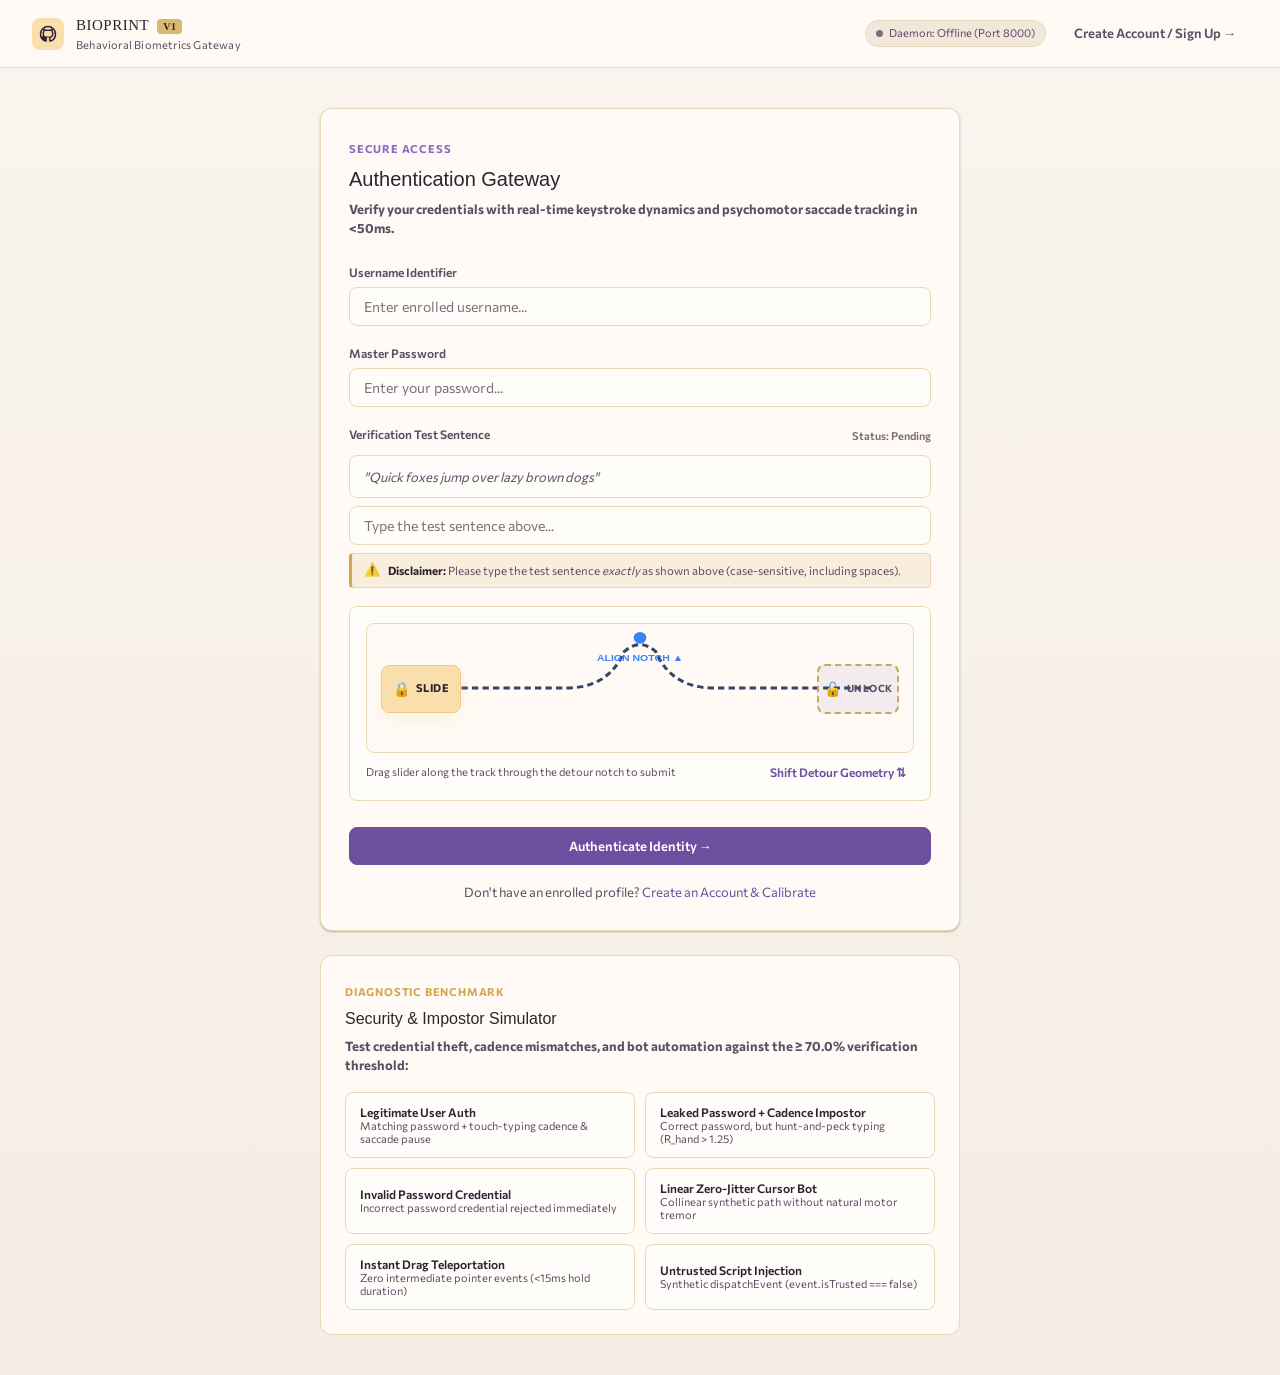
<file: web/index.html>
<!DOCTYPE html>
<html lang="en">

<head>
  <meta charset="UTF-8">
  <meta name="viewport" content="width=device-width, initial-scale=1.0">
  <title>BioPrint V2 | Authentication Gateway</title>
  <meta name="description"
    content="Sub-50ms continuous behavioral biometric authentication gateway pairing salted credentials with universal typing dynamics and psychomotor kinematics.">

  <link rel="stylesheet" href="style.css">
</head>

<body>
  <!-- Top Navigation Header -->
  <header class="app-header">
    <a href="index.html" class="brand-container">
      <div class="brand-icon">
        <svg viewBox="0 0 24 24" fill="none" stroke="currentColor" stroke-width="2">
          <path
            d="M12 2a10 10 0 0 0-10 10c0 4.42 2.87 8.17 6.84 9.5.5.08.66-.23.66-.5v-1.69c-2.77.6-3.36-1.34-3.36-1.34-.46-1.16-1.11-1.47-1.11-1.47-.91-.62.07-.6.07-.6 1 .07 1.53 1.03 1.53 1.03.87 1.52 2.34 1.07 2.91.83.1-.65.35-1.09.63-1.34-2.22-.25-4.55-1.11-4.55-4.92 0-1.11.38-2 1.03-2.71-.1-.25-.45-1.29.1-2.64 0 0 .84-.27 2.75 1.02.79-.22 1.65-.33 2.5-.33.85 0 1.71.11 2.5.33 1.91-1.29 2.75-1.02 2.75-1.02.55 1.35.2 2.39.1 2.64.65.71 1.03 1.6 1.03 2.71 0 3.82-2.34 4.66-4.57 4.91.36.31.69.92.69 1.85V21c0 .27.16.59.67.5C19.14 20.16 22 16.42 22 12A10 10 0 0 0 12 2z" />
        </svg>
      </div>
      <div class="brand-text">
        <span class="brand-title">BIOPRINT <span class="badge-v2">V1</span></span>
        <span class="brand-subtitle">Behavioral Biometrics Gateway</span>
      </div>
    </a>

    <div class="header-right">
      <div class="engine-status-pill" id="engine-status-pill">
        <span class="status-indicator"></span>
        <span id="engine-status-label">Daemon: Checking...</span>
      </div>
      <a href="signup.html" class="header-nav-link">Create Account / Sign Up →</a>
    </div>
  </header>

  <!-- Centered Login Gateway -->
  <main class="gateway-container">
    <div class="card login-card">
      <div class="card-header">
        <span class="card-tag">SECURE ACCESS</span>
        <h1 class="card-title">Authentication Gateway</h1>
        <p class="card-subtitle">
          Verify your credentials with real-time keystroke dynamics and psychomotor saccade tracking in &lt;50ms.
        </p>
      </div>

      <form id="login-form" autocomplete="off" onsubmit="return false;">
        <!-- Username Field: Default Blank -->
        <div class="form-group">
          <label for="login-username">Username Identifier</label>
          <input type="text" id="login-username" class="input-text" placeholder="Enter enrolled username..." value=""
            autocomplete="off" required>
        </div>

        <!-- Master Password Field -->
        <div class="form-group">
          <label for="login-password">Master Password</label>
          <input type="password" id="login-password" class="input-text" placeholder="Enter your password..."
            autocomplete="off" required>
        </div>

        <!-- Verification Natural Identity Pangram Field -->
        <div class="form-group">
          <div class="form-label-row">
            <label for="login-pangram-input">Verification Test Sentence</label>
            <span class="pangram-match-tag" id="pangram-status-tag">Status: Pending</span>
          </div>
          <div class="pangram-prompt-box">
            <span class="prompt-text">"Quick foxes jump over lazy brown dogs"</span>
          </div>
          <input type="text" id="login-pangram-input" class="input-text" placeholder="Type the test sentence above..."
            autocomplete="off" spellcheck="false" required>
          <div class="field-disclaimer">
            <span class="disclaimer-icon">⚠️</span>
            <span><strong>Disclaimer:</strong> Please type the test sentence <em>exactly</em> as shown above
              (case-sensitive, including spaces). </span>
          </div>
        </div>

        <!-- Dynamic Saccade & Track Verification Slider (Full Width Matching Sign Up) -->
        <div class="saccade-slider-container" id="login-drag-arena">
          <div class="saccade-track-arena" id="login-drag-track">
            <!-- Trajectory Canvas Overlay -->
            <canvas id="login-drag-canvas" class="drag-canvas-overlay"></canvas>

            <!-- Guided SVG Track Rail with Detour Notch (Matching Signup Scale with Spacious Clearance) -->
            <div class="slider-rail-guide">
              <svg id="login-track-svg" viewBox="0 0 520 130" preserveAspectRatio="none">
                <path id="login-track-path"
                  d="M 40 65 L 190 65 Q 230 65 245 28 Q 260 14 275 28 Q 290 65 330 65 L 480 65" fill="none"
                  stroke="#334466" stroke-width="3" stroke-dasharray="6 4" />
                <circle id="login-notch-beacon" cx="260" cy="14" r="6" fill="#3b82f6" />
                <text id="login-notch-label" x="260" y="38" fill="#3b82f6" font-size="10"
                  font-family="'Open Sans', sans-serif" font-weight="600" text-anchor="middle">ALIGN NOTCH ▲</text>
              </svg>
            </div>

            <!-- Draggable Token Handle -->
            <div class="slider-handle" id="login-token" data-shape="token" touch-action="none">
              <span class="slider-handle-glyph">🔒</span>
              <span class="slider-handle-label">SLIDE</span>
            </div>

            <!-- Target Dock Hole -->
            <div class="slider-dock-target" id="login-target-hole" data-accept="token">
              <span class="dock-glyph">🔓</span>
              <span class="dock-label">UNLOCK</span>
            </div>
          </div>

          <div style="display: flex; justify-content: space-between; align-items: center; margin-top: 8px;">
            <span style="font-size: 11px; color: var(--text-secondary);">Drag slider along the track through the detour
              notch to submit</span>
            <button type="button" class="btn-text-only" id="btn-reposition-offset">Shift Detour Geometry ⇅</button>
          </div>
        </div>

        <button type="button" class="btn btn-primary btn-block" id="btn-login-submit" style="margin-top: 8px;">
          Authenticate Identity →
        </button>

        <div class="form-footer-nav">
          Don't have an enrolled profile? <a href="signup.html">Create an Account & Calibrate</a>
        </div>
      </form>
    </div>

    <!-- Security Benchmark & Impostor Attack Simulator -->
    <div class="benchmark-card">
      <div class="card-header" style="margin-bottom: 12px;">
        <span class="card-tag" style="color: var(--warning);">DIAGNOSTIC BENCHMARK</span>
        <h2 class="card-title" style="font-size: 16px;">Security & Impostor Simulator</h2>
        <p class="card-subtitle">
          Test credential theft, cadence mismatches, and bot automation against the &ge; 70.0% verification threshold:
        </p>
      </div>

      <div class="benchmark-grid">
        <button class="attack-btn" id="sim-legit">
          <div class="attack-meta">
            <strong>Legitimate User Auth</strong>
            <span>Matching password + touch-typing cadence & saccade pause</span>
          </div>
        </button>

        <button class="attack-btn" id="sim-cadence-impostor">
          <div class="attack-meta">
            <strong>Leaked Password + Cadence Impostor</strong>
            <span>Correct password, but hunt-and-peck typing (R_hand &gt; 1.25)</span>
          </div>
        </button>

        <button class="attack-btn" id="sim-bad-password">
          <div class="attack-meta">
            <strong>Invalid Password Credential</strong>
            <span>Incorrect password credential rejected immediately</span>
          </div>
        </button>

        <button class="attack-btn" id="sim-linear-bot">
          <div class="attack-meta">
            <strong>Linear Zero-Jitter Cursor Bot</strong>
            <span>Collinear synthetic path without natural motor tremor</span>
          </div>
        </button>

        <button class="attack-btn" id="sim-teleport-bot">
          <div class="attack-meta">
            <strong>Instant Drag Teleportation</strong>
            <span>Zero intermediate pointer events (&lt;15ms hold duration)</span>
          </div>
        </button>

        <button class="attack-btn" id="sim-untrusted">
          <div class="attack-meta">
            <strong>Untrusted Script Injection</strong>
            <span>Synthetic dispatchEvent (event.isTrusted === false)</span>
          </div>
        </button>
      </div>
    </div>
  </main>

  <!-- Real-Time Verification Feedback Modal -->
  <div class="modal-backdrop" id="verification-modal" style="display: none;">
    <div class="modal-dialog">
      <!-- Verdict Banner -->
      <div class="modal-verdict-banner" id="modal-verdict-banner">
        <div class="verdict-status-icon" id="verdict-icon">🛡️</div>
        <div>
          <div class="verdict-title" id="verdict-title">ACCESS GRANTED</div>
          <div class="verdict-subtitle" id="verdict-subtitle">Behavioral signature matches enrolled baseline</div>
        </div>
        <div class="verdict-latency-tag">
          <span class="latency-label">ENGINE LATENCY</span>
          <span class="latency-val" id="modal-latency-val">12.4 ms</span>
        </div>
      </div>

      <!-- Modal Body -->
      <div class="modal-body-content">
        <div class="confidence-gauge-box">
          <div class="gauge-label">Composite Biometric Match</div>
          <div class="gauge-value-large" id="modal-confidence-score">88.5%</div>
          <div class="gauge-threshold-info">Threshold: &ge; 70.0% to Authenticate</div>
        </div>

        <!-- Multi-Factor Signal Meters -->
        <div class="signals-meter-container">
          <div class="meter-item">
            <div class="meter-labels">
              <span>Password Security Hash</span>
              <span id="signal-pwd-val" style="color: var(--success);">Valid ✓</span>
            </div>
            <div class="meter-bar-track">
              <div class="meter-bar-fill" id="meter-pwd-fill" style="width: 100%; background: var(--success);"></div>
            </div>
          </div>

          <div class="meter-item">
            <div class="meter-labels">
              <span>Universal Keystroke Rhythm</span>
              <span id="signal-key-val">89%</span>
            </div>
            <div class="meter-bar-track">
              <div class="meter-bar-fill" id="meter-key-fill" style="width: 89%;"></div>
            </div>
          </div>

          <div class="meter-item">
            <div class="meter-labels">
              <span>Psychomotor Kinematics</span>
              <span id="signal-motor-val">91%</span>
            </div>
            <div class="meter-bar-track">
              <div class="meter-bar-fill" id="meter-motor-fill" style="width: 91%;"></div>
            </div>
          </div>

          <div class="meter-item">
            <div class="meter-labels">
              <span>Bot Authenticity & Integrity</span>
              <span id="signal-bot-val">100%</span>
            </div>
            <div class="meter-bar-track">
              <div class="meter-bar-fill" id="meter-bot-fill" style="width: 100%;"></div>
            </div>
          </div>
        </div>

      </div>

      <!-- Modal Footer Action -->
      <div class="modal-action-footer">
        <button class="btn btn-secondary" id="modal-close-btn">Dismiss & Retest</button>
        <button class="btn btn-primary" id="modal-proceed-btn" style="display: none;">
          Enter Granted Dashboard →
        </button>
      </div>
    </div>
  </div>

  <script src="app.js"></script>
</body>

</html>
</file>
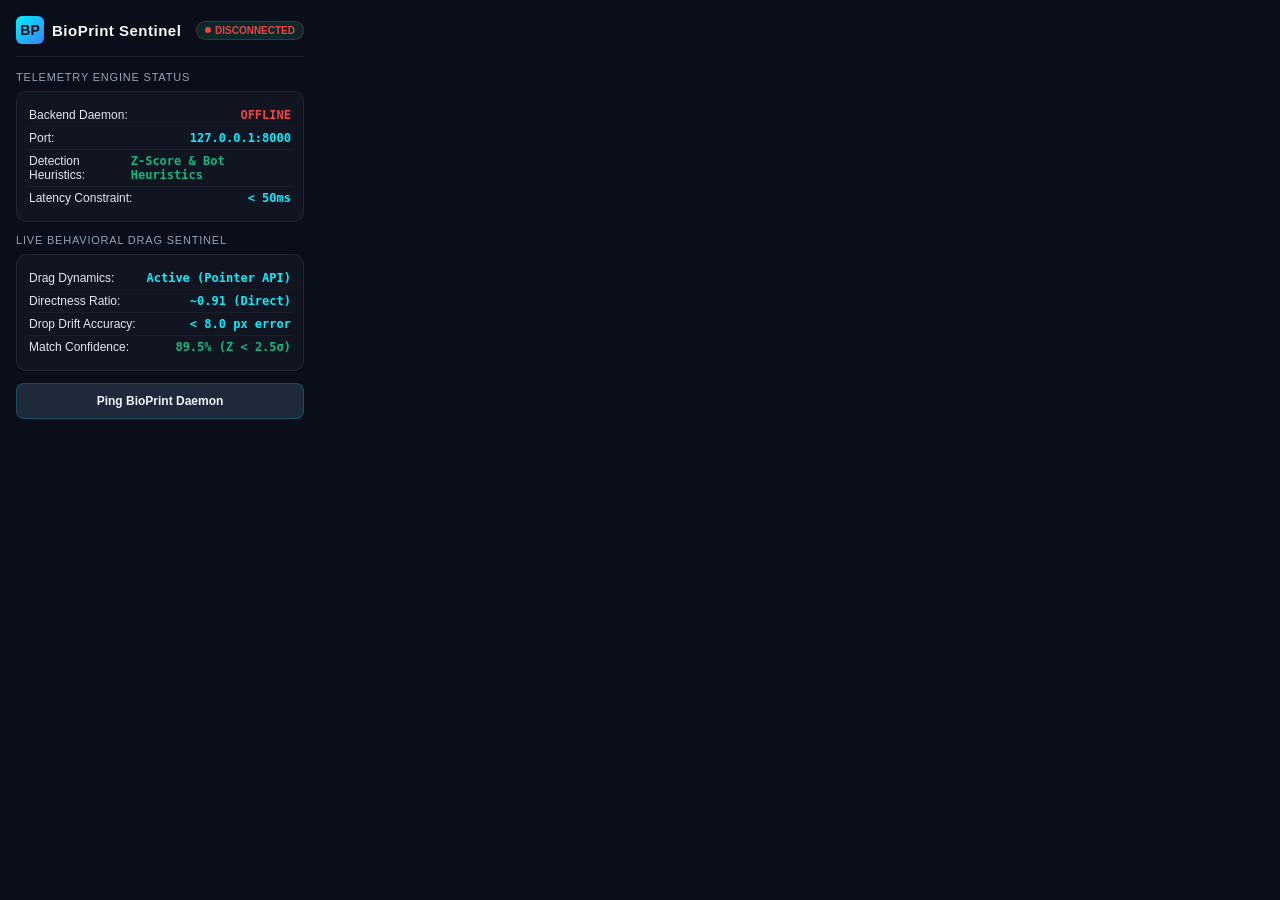
<file: extension/popup.html>
<!DOCTYPE html>
<html lang="en">
<head>
  <meta charset="UTF-8">
  <title>BioPrint Sentinel</title>
  <style>
    * { box-sizing: border-box; margin: 0; padding: 0; }
    body {
      width: 320px;
      font-family: -apple-system, BlinkMacSystemFont, "Segoe UI", Roboto, sans-serif;
      background: #0A0E1A;
      color: #E2E8F0;
      padding: 16px;
    }
    .header {
      display: flex;
      align-items: center;
      justify-content: space-between;
      border-bottom: 1px solid rgba(255, 255, 255, 0.08);
      padding-bottom: 12px;
      margin-bottom: 14px;
    }
    .logo-area {
      display: flex;
      align-items: center;
      gap: 8px;
    }
    .logo-icon {
      width: 28px;
      height: 28px;
      border-radius: 6px;
      background: linear-gradient(135deg, #00F0FF, #3B82F6);
      display: flex;
      align-items: center;
      justify-content: center;
      font-weight: 900;
      color: #0A0E1A;
      font-size: 14px;
    }
    .logo-text {
      font-size: 15px;
      font-weight: 700;
      letter-spacing: 0.5px;
      color: #F8FAFC;
    }
    .status-pill {
      font-size: 10px;
      text-transform: uppercase;
      font-weight: 700;
      padding: 3px 8px;
      border-radius: 9999px;
      background: rgba(16, 185, 129, 0.15);
      color: #10B981;
      border: 1px solid rgba(16, 185, 129, 0.3);
      display: flex;
      align-items: center;
      gap: 4px;
    }
    .status-dot {
      width: 6px;
      height: 6px;
      border-radius: 50%;
      background: currentColor;
    }
    .section-title {
      font-size: 11px;
      text-transform: uppercase;
      letter-spacing: 0.8px;
      color: #94A3B8;
      margin-bottom: 8px;
    }
    .card {
      background: rgba(255, 255, 255, 0.03);
      border: 1px solid rgba(255, 255, 255, 0.07);
      border-radius: 10px;
      padding: 12px;
      margin-bottom: 12px;
    }
    .metric-row {
      display: flex;
      justify-content: space-between;
      font-size: 12px;
      padding: 4px 0;
      border-bottom: 1px solid rgba(255, 255, 255, 0.04);
    }
    .metric-row:last-child {
      border-bottom: none;
    }
    .metric-val {
      font-family: monospace;
      font-weight: 600;
      color: #00F0FF;
    }
    .btn {
      width: 100%;
      padding: 10px;
      background: #1E293B;
      color: #F1F5F9;
      border: 1px solid rgba(0, 240, 255, 0.2);
      border-radius: 8px;
      font-size: 12px;
      font-weight: 600;
      cursor: pointer;
      transition: all 0.2s;
      display: flex;
      align-items: center;
      justify-content: center;
      gap: 6px;
    }
    .btn:hover {
      background: #00F0FF;
      color: #0A0E1A;
    }
  </style>
</head>
<body>
  <div class="header">
    <div class="logo-area">
      <div class="logo-icon">BP</div>
      <div class="logo-text">BioPrint Sentinel</div>
    </div>
    <div class="status-pill" id="status-pill">
      <div class="status-dot"></div>
      <span id="status-text">Active</span>
    </div>
  </div>

  <div class="section-title">Telemetry Engine Status</div>
  <div class="card">
    <div class="metric-row">
      <span>Backend Daemon:</span>
      <span class="metric-val" id="backend-status">Checking...</span>
    </div>
    <div class="metric-row">
      <span>Port:</span>
      <span class="metric-val">127.0.0.1:8000</span>
    </div>
    <div class="metric-row">
      <span>Detection Heuristics:</span>
      <span class="metric-val" style="color: #10B981;">Z-Score & Bot Heuristics</span>
    </div>
    <div class="metric-row">
      <span>Latency Constraint:</span>
      <span class="metric-val">&lt; 50ms</span>
    </div>
  </div>

  <div class="section-title">Live Behavioral Drag Sentinel</div>
  <div class="card">
    <div class="metric-row">
      <span>Drag Dynamics:</span>
      <span class="metric-val" id="pop-drag-status" style="color: #00F0FF;">Active (Pointer API)</span>
    </div>
    <div class="metric-row">
      <span>Directness Ratio:</span>
      <span class="metric-val" id="pop-directness">~0.91 (Direct)</span>
    </div>
    <div class="metric-row">
      <span>Drop Drift Accuracy:</span>
      <span class="metric-val" id="pop-drift">&lt; 8.0 px error</span>
    </div>
    <div class="metric-row">
      <span>Match Confidence:</span>
      <span class="metric-val" id="pop-confidence" style="color: #10B981;">89.5% (Z &lt; 2.5σ)</span>
    </div>
  </div>

  <button class="btn" id="check-btn">Ping BioPrint Daemon</button>

  <script src="popup.js"></script>
</body>
</html>
</file>
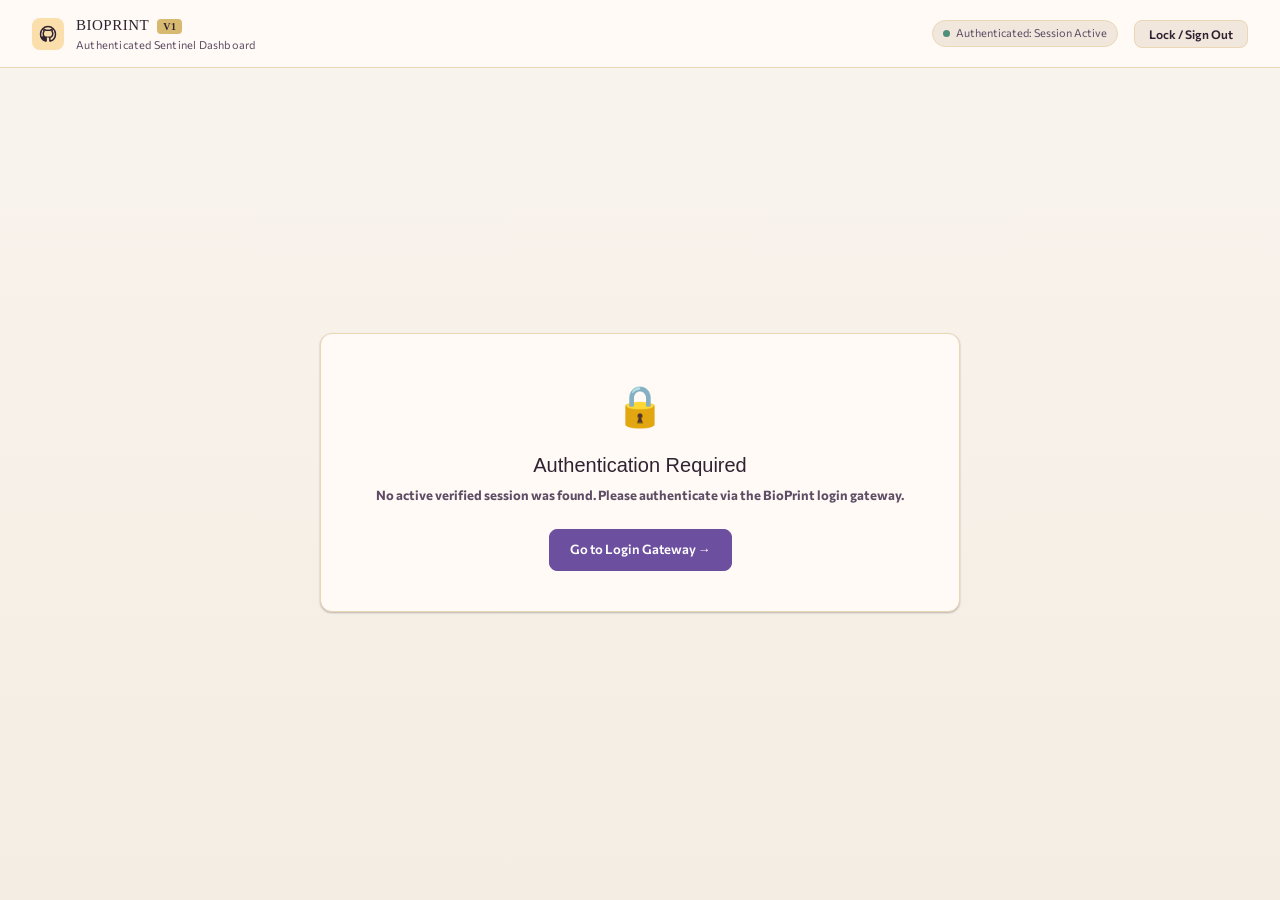
<file: web/dashboard.html>
<!DOCTYPE html>
<html lang="en">

<head>
  <meta charset="UTF-8">
  <meta name="viewport" content="width=device-width, initial-scale=1.0">
  <title>BioPrint V2 | Access Granted Dashboard</title>
  <meta name="description" content="Executive behavioral biometrics telemetry dashboard for authenticated sessions.">

  <link rel="stylesheet" href="style.css">
</head>

<body>
  <!-- Top Navigation Header -->
  <header class="app-header">
    <a href="dashboard.html" class="brand-container">
      <div class="brand-icon">
        <svg viewBox="0 0 24 24" fill="none" stroke="currentColor" stroke-width="2">
          <path
            d="M12 2a10 10 0 0 0-10 10c0 4.42 2.87 8.17 6.84 9.5.5.08.66-.23.66-.5v-1.69c-2.77.6-3.36-1.34-3.36-1.34-.46-1.16-1.11-1.47-1.11-1.47-.91-.62.07-.6.07-.6 1 .07 1.53 1.03 1.53 1.03.87 1.52 2.34 1.07 2.91.83.1-.65.35-1.09.63-1.34-2.22-.25-4.55-1.11-4.55-4.92 0-1.11.38-2 1.03-2.71-.1-.25-.45-1.29.1-2.64 0 0 .84-.27 2.75 1.02.79-.22 1.65-.33 2.5-.33.85 0 1.71.11 2.5.33 1.91-1.29 2.75-1.02 2.75-1.02.55 1.35.2 2.39.1 2.64.65.71 1.03 1.6 1.03 2.71 0 3.82-2.34 4.66-4.57 4.91.36.31.69.92.69 1.85V21c0 .27.16.59.67.5C19.14 20.16 22 16.42 22 12A10 10 0 0 0 12 2z" />
        </svg>
      </div>
      <div class="brand-text">
        <span class="brand-title">BIOPRINT <span class="badge-v2">V1</span></span>
        <span class="brand-subtitle">Authenticated Sentinel Dashboard</span>
      </div>
    </a>

    <div class="header-right">
      <div class="engine-status-pill online">
        <span class="status-indicator"></span>
        <span id="dash-user-pill">Authenticated: Session Active</span>
      </div>
      <button class="btn btn-secondary" id="btn-logout" style="padding: 6px 14px; font-size: 12px;">
        Lock / Sign Out
      </button>
    </div>
  </header>

  <!-- Dashboard Main Container -->
  <main class="page-container" id="dash-authenticated-view">
    <!-- Hero Status Banner -->
    <div class="dashboard-hero">
      <div>
        <div class="hero-status-tag">
          <span>✓</span>
          <span>MULTI-FACTOR BIOMETRICS VERIFIED</span>
        </div>
        <h1 class="dashboard-title">Access Granted</h1>
        <div class="dashboard-meta">
          <span>User: <strong id="dash-username" style="color: var(--text-main);">User</strong></span>
          <span>Verified: <span id="dash-timestamp" style="color: var(--text-main);">Just now</span></span>
          <span>Engine Latency: <strong id="dash-latency" style="color: var(--success);">14.2 ms</strong></span>
          <span>Session Token: <code id="dash-token" style="color: var(--text-secondary);">bp_sec_active</code></span>
        </div>
      </div>
      <div>
        <a href="index.html" class="btn btn-secondary">
          Test Another Auth Session
        </a>
      </div>
    </div>

    <!-- 4-Metric Grid -->
    <div class="metrics-grid-4">
      <div class="metric-card">
        <div class="metric-card-label">Composite Match Score</div>
        <div class="metric-card-value" id="dash-metric-composite" style="color: var(--success);">88.5%</div>
        <div class="metric-card-sub">Pass Cutoff: &ge; 70.0%</div>
      </div>

      <div class="metric-card">
        <div class="metric-card-label">Password Credential</div>
        <div class="metric-card-value" id="dash-metric-password" style="color: var(--success); font-size: 22px;">Valid ✓
        </div>
        <div class="metric-card-sub">Salted Cryptographic Hash</div>
      </div>

      <div class="metric-card">
        <div class="metric-card-label">Keystroke Cadence</div>
        <div class="metric-card-value" id="dash-metric-keystroke">89%</div>
        <div class="metric-card-sub">Universal QWERTY Dynamics</div>
      </div>

      <div class="metric-card">
        <div class="metric-card-label">Psychomotor Kinematics</div>
        <div class="metric-card-value" id="dash-metric-motor">91%</div>
        <div class="metric-card-sub">Saccade & Track Micro-Tremor</div>
      </div>
    </div>

    <!-- Telemetry & Kinematics Table -->
    <div class="card">
      <div class="card-header" style="margin-bottom: 12px;">
        <span class="card-tag">BIOMETRIC SIGNAL ANALYSIS</span>
        <h2 class="card-title" style="font-size: 16px;">Behavior Analysis</h2>
        <p class="card-subtitle">
          Summary of verified behavioral signals:
        </p>
      </div>

      <table class="telemetry-table">
        <thead>
          <tr>
            <th>Modality</th>
            <th>Verdict Signal</th>
            <th>% Match</th>
          </tr>
        </thead>
        <tbody id="dash-telemetry-tbody">
          <tr>
            <td>Typing</td>
            <td style="color: var(--success);">Match (Touch Typist)</td>
            <td id="dash-table-keystroke">89%</td>
          </tr>
          <tr>
            <td>Kinematics</td>
            <td style="color: var(--success);">Foveal Alignment Confirmed</td>
            <td id="dash-table-motor">91%</td>
          </tr>
          <tr>
            <td>Integrity</td>
            <td style="color: var(--success);">Human Operator Confirmed</td>
            <td id="dash-table-integrity">100%</td>
          </tr>
        </tbody>
      </table>
    </div>

    <!-- Explainability Anomaly Diagnostics Card -->
    <div class="card">
      <div class="card-header" style="margin-bottom: 12px;">
        <span class="card-tag" style="color: var(--warning);">AUDIT DIAGNOSTICS</span>
        <h2 class="card-title" style="font-size: 16px;">Explainability & Anomaly Log</h2>
        <p class="card-subtitle">
          Real-time diagnostic observations from the BioPrint verification engine:
        </p>
      </div>

      <button type="button" class="btn btn-secondary explainability-toggle" id="dash-explainability-toggle"
        aria-expanded="false" aria-controls="dash-explainability-panel">
        View Audit Diagnostics
      </button>

      <div class="explainability-panel hidden" id="dash-explainability-panel">
        <ul class="explainability-list" id="dash-explainability-list">
          <li>All behavioral biometric dimensions fall well within baseline confidence bounds (Z &lt; 2.5&sigma;).</li>
        </ul>
      </div>
    </div>
  </main>

  <!-- Unauthenticated Fallback View -->
  <main class="gateway-container hidden" id="dash-unauth-view">
    <div class="card" style="text-align: center; padding: 40px 24px;">
      <div style="font-size: 40px; margin-bottom: 16px;">🔒</div>
      <h1 class="card-title">Authentication Required</h1>
      <p class="card-subtitle" style="margin-bottom: 24px;">
        No active verified session was found. Please authenticate via the BioPrint login gateway.
      </p>
      <a href="index.html" class="btn btn-primary">
        Go to Login Gateway →
      </a>
    </div>
  </main>

  <script src="app.js"></script>
</body>

</html>
</file>
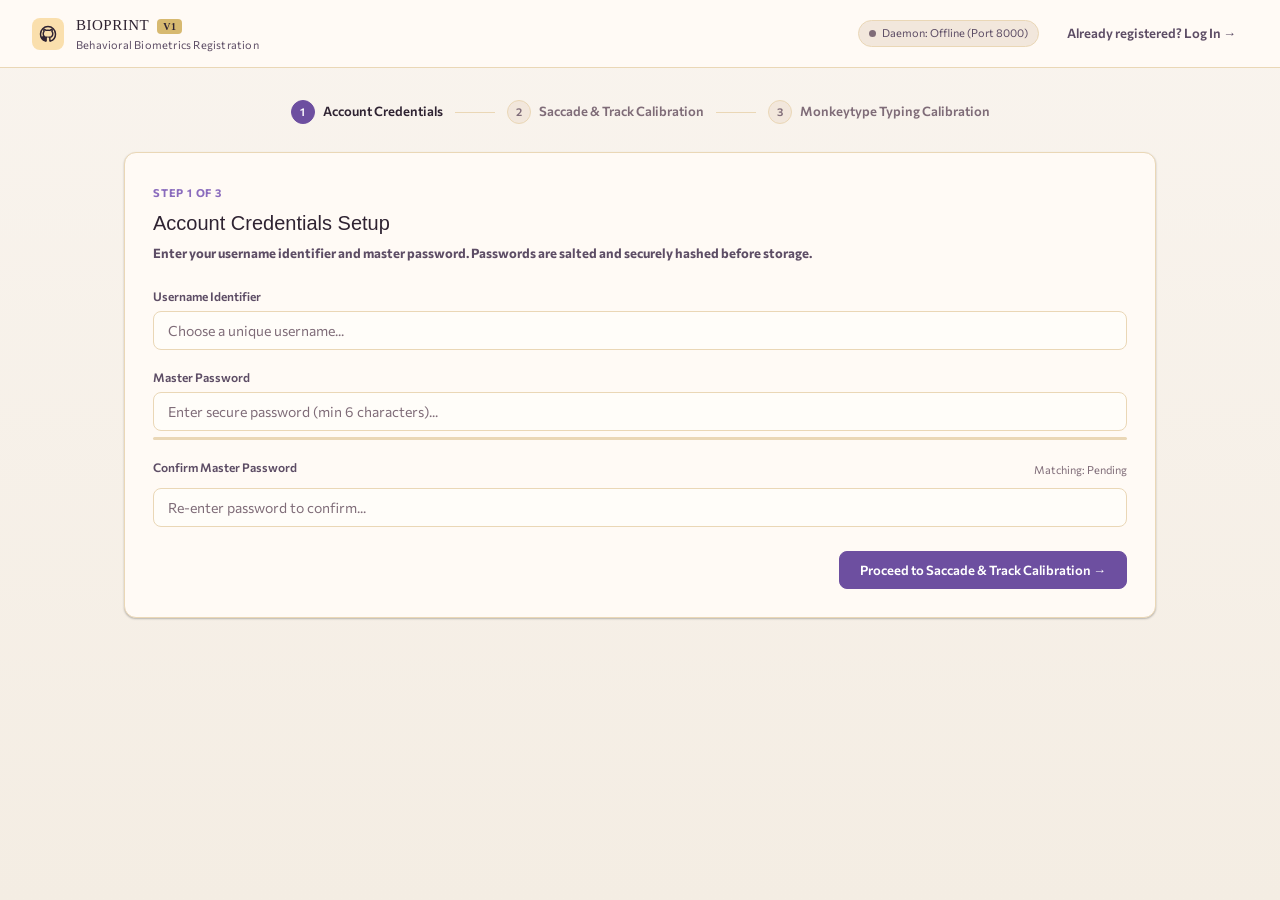
<file: web/signup.html>
<!DOCTYPE html>
<html lang="en">

<head>
  <meta charset="UTF-8">
  <meta name="viewport" content="width=device-width, initial-scale=1.0">
  <title>BioPrint V2 | Account Registration & Calibration</title>
  <meta name="description"
    content="Register your cryptographic identity and calibrate your behavioral biometric baseline across universal typing dynamics and psychomotor kinematics.">

  <link rel="stylesheet" href="style.css">
</head>

<body>
  <!-- Top Navigation Header -->
  <header class="app-header">
    <a href="index.html" class="brand-container">
      <div class="brand-icon">
        <svg viewBox="0 0 24 24" fill="none" stroke="currentColor" stroke-width="2">
          <path
            d="M12 2a10 10 0 0 0-10 10c0 4.42 2.87 8.17 6.84 9.5.5.08.66-.23.66-.5v-1.69c-2.77.6-3.36-1.34-3.36-1.34-.46-1.16-1.11-1.47-1.11-1.47-.91-.62.07-.6.07-.6 1 .07 1.53 1.03 1.53 1.03.87 1.52 2.34 1.07 2.91.83.1-.65.35-1.09.63-1.34-2.22-.25-4.55-1.11-4.55-4.92 0-1.11.38-2 1.03-2.71-.1-.25-.45-1.29.1-2.64 0 0 .84-.27 2.75 1.02.79-.22 1.65-.33 2.5-.33.85 0 1.71.11 2.5.33 1.91-1.29 2.75-1.02 2.75-1.02.55 1.35.2 2.39.1 2.64.65.71 1.03 1.6 1.03 2.71 0 3.82-2.34 4.66-4.57 4.91.36.31.69.92.69 1.85V21c0 .27.16.59.67.5C19.14 20.16 22 16.42 22 12A10 10 0 0 0 12 2z" />
        </svg>
      </div>
      <div class="brand-text">
        <span class="brand-title">BIOPRINT <span class="badge-v2">V1</span></span>
        <span class="brand-subtitle">Behavioral Biometrics Registration</span>
      </div>
    </a>

    <div class="header-right">
      <div class="engine-status-pill" id="engine-status-pill">
        <span class="status-indicator"></span>
        <span id="engine-status-label">Daemon: Checking...</span>
      </div>
      <a href="index.html" class="header-nav-link">Already registered? Log In →</a>
    </div>
  </header>

  <!-- Registration Page Container -->
  <main class="page-container">
    <!-- Wizard Progress Step Indicator -->
    <div class="wizard-steps">
      <div class="wizard-step active" id="step-nav-1">
        <div class="wizard-step-num">1</div>
        <span>Account Credentials</span>
      </div>
      <div class="wizard-step-divider"></div>
      <div class="wizard-step" id="step-nav-2">
        <div class="wizard-step-num">2</div>
        <span>Saccade & Track Calibration</span>
      </div>
      <div class="wizard-step-divider"></div>
      <div class="wizard-step" id="step-nav-3">
        <div class="wizard-step-num">3</div>
        <span>Monkeytype Typing Calibration</span>
      </div>
    </div>

    <!-- Step 1: Account Setup Card -->
    <div class="card" id="card-creds">
      <div class="card-header">
        <span class="card-tag">STEP 1 OF 3</span>
        <h1 class="card-title">Account Credentials Setup</h1>
        <p class="card-subtitle">
          Enter your username identifier and master password. Passwords are salted and securely hashed before storage.
        </p>
      </div>

      <form id="enroll-form-creds" autocomplete="off" onsubmit="return false;">
        <!-- Default Blank Username -->
        <div class="form-group">
          <label for="reg-username">Username Identifier</label>
          <input type="text" id="reg-username" class="input-text" placeholder="Choose a unique username..." value=""
            autocomplete="off" required>
        </div>

        <div class="form-group">
          <label for="reg-password">Master Password</label>
          <input type="password" id="reg-password" class="input-text"
            placeholder="Enter secure password (min 6 characters)..." autocomplete="off" required>
          <div class="password-strength-bar">
            <div class="strength-fill" id="strength-fill"></div>
          </div>
        </div>

        <div class="form-group">
          <div class="form-label-row">
            <label for="reg-confirm-password">Confirm Master Password</label>
            <span class="match-indicator" id="password-match-tag">Matching: Pending</span>
          </div>
          <input type="password" id="reg-confirm-password" class="input-text"
            placeholder="Re-enter password to confirm..." autocomplete="off" required>
        </div>

        <div style="display: flex; justify-content: flex-end; margin-top: 24px;">
          <button type="button" class="btn btn-primary" id="btn-creds-next">
            Proceed to Saccade & Track Calibration →
          </button>
        </div>
      </form>
    </div>

    <!-- Step 2: Saccade & Track Shape Matching Calibration Card -->
    <div class="card hidden" id="card-shapes">
      <div class="card-header">
        <span class="card-tag">STEP 2 OF 3</span>
        <h2 class="card-title">Dynamic "Saccade & Track" Shape Calibration</h2>
        <p class="card-subtitle">
          Drag each shape along its guided track through the visual alignment detour notch into its matching target
          slot. This measures your ocular-motor saccadic pauses, macro-velocity curves, and 8–12 Hz involuntary tremor.
        </p>
      </div>

      <!-- Real-Time Motor Telemetry HUD -->
      <div class="slider-hud" style="margin-bottom: 16px;">
        <div class="hud-item">Slotted: <span id="drag-slotted-count" class="hud-val">0 / 3</span></div>
        <div class="hud-item">Velocity: <span id="drag-vel-live" class="hud-val">0 px/s</span></div>
        <div class="hud-item">Saccadic Pause: <span id="drag-pause-live" class="hud-val">0 ms</span></div>
        <div class="hud-item">Tremor (8-12Hz): <span id="drag-tremor-live" class="hud-val">Active</span></div>
      </div>

      <!-- Trajectory Overlay Arena -->
      <div class="saccade-track-arena" id="enroll-drag-arena" style="height: 290px; position: relative;">
        <div class="saccade-lanes-container" id="enroll-saccade-lanes" style="padding: 12px;">
          <!-- Lane 1: Circle -->
          <div class="saccade-lane" id="lane-circle" data-notch-dir="up">
            <div class="draggable-shape" id="shape-circle" data-shape="circle" data-target="slot-circle"
              touch-action="none">
              <svg viewBox="0 0 50 50" class="shape-svg">
                <circle cx="25" cy="25" r="20" fill="#2563eb" stroke="#60a5fa" stroke-width="2" />
              </svg>
            </div>

            <div class="slider-rail-guide">
              <svg viewBox="0 0 500 70" preserveAspectRatio="none">
                <path d="M 40 35 L 180 35 Q 220 35 235 15 Q 250 2 265 15 Q 280 35 320 35 L 460 35" fill="none"
                  stroke="#25334d" stroke-width="3" stroke-dasharray="6 4" />
                <circle cx="250" cy="10" r="5" fill="#3b82f6" />
                <text x="250" y="28" fill="#3b82f6" font-size="9" font-family="'Open Sans', sans-serif"
                  font-weight="600" text-anchor="middle">NOTCH ▲</text>
              </svg>
            </div>

            <div class="shape-slot" id="slot-circle" data-accept="circle">
              <svg viewBox="0 0 50 50" class="shape-svg" style="opacity: 0.4;">
                <circle cx="25" cy="25" r="20" fill="none" stroke="#94a3b8" stroke-width="2" stroke-dasharray="4 3" />
              </svg>
            </div>
          </div>

          <!-- Lane 2: Triangle -->
          <div class="saccade-lane" id="lane-triangle" data-notch-dir="down">
            <div class="draggable-shape" id="shape-triangle" data-shape="triangle" data-target="slot-triangle"
              touch-action="none">
              <svg viewBox="0 0 50 50" class="shape-svg">
                <polygon points="25,5 45,45 5,45" fill="#10b981" stroke="#34d399" stroke-width="2" />
              </svg>
            </div>

            <div class="slider-rail-guide">
              <svg viewBox="0 0 500 70" preserveAspectRatio="none">
                <path d="M 40 35 L 180 35 Q 220 35 235 55 Q 250 68 265 55 Q 280 35 320 35 L 460 35" fill="none"
                  stroke="#25334d" stroke-width="3" stroke-dasharray="6 4" />
                <circle cx="250" cy="60" r="5" fill="#10b981" />
                <text x="250" y="50" fill="#10b981" font-size="9" font-family="'Open Sans', sans-serif"
                  font-weight="600" text-anchor="middle">NOTCH ▼</text>
              </svg>
            </div>

            <div class="shape-slot" id="slot-triangle" data-accept="triangle">
              <svg viewBox="0 0 50 50" class="shape-svg" style="opacity: 0.4;">
                <polygon points="25,5 45,45 5,45" fill="none" stroke="#94a3b8" stroke-width="2"
                  stroke-dasharray="4 3" />
              </svg>
            </div>
          </div>

          <!-- Lane 3: Square -->
          <div class="saccade-lane" id="lane-square" data-notch-dir="up">
            <div class="draggable-shape" id="shape-square" data-shape="square" data-target="slot-square"
              touch-action="none">
              <svg viewBox="0 0 50 50" class="shape-svg">
                <rect x="7" y="7" width="36" height="36" rx="4" fill="#f59e0b" stroke="#fbbf24" stroke-width="2" />
              </svg>
            </div>

            <div class="slider-rail-guide">
              <svg viewBox="0 0 500 70" preserveAspectRatio="none">
                <path d="M 40 35 L 180 35 Q 220 35 235 15 Q 250 2 265 15 Q 280 35 320 35 L 460 35" fill="none"
                  stroke="#25334d" stroke-width="3" stroke-dasharray="6 4" />
                <circle cx="250" cy="10" r="5" fill="#f59e0b" />
                <text x="250" y="28" fill="#f59e0b" font-size="9" font-family="'Open Sans', sans-serif"
                  font-weight="600" text-anchor="middle">NOTCH ▲</text>
              </svg>
            </div>

            <div class="shape-slot" id="slot-square" data-accept="square">
              <svg viewBox="0 0 50 50" class="shape-svg" style="opacity: 0.4;">
                <rect x="7" y="7" width="36" height="36" rx="4" fill="none" stroke="#94a3b8" stroke-width="2"
                  stroke-dasharray="4 3" />
              </svg>
            </div>
          </div>
        </div>
        <!-- Trajectory Overlay Canvas (Positioned above lanes) -->
        <canvas id="drag-trajectory-canvas" class="drag-canvas-overlay"></canvas>
      </div>

      <div style="display: flex; justify-content: flex-end; margin-top: 24px;">
        <button type="button" class="btn btn-primary" id="btn-shapes-next" disabled>
          Proceed to Typing Calibration →
        </button>
      </div>
    </div>

    <!-- Step 3: Monkeytype-Style Typing Calibration Card -->
    <div class="card hidden" id="card-typing">
      <div class="card-header">
        <span class="card-tag">STEP 3 OF 3</span>
        <h2 class="card-title">Typing Calibration (Universal Keystroke Dynamics)</h2>
        <p class="card-subtitle">
          Type naturally for 15 seconds. You can use Backspace to correct mistakes or return to previous words. BioPrint
          extracts your universal psychomotor profile: QWERTY cross-hand vs same-hand ratio (R_hand), key cluster dwell
          matrix, spacebar latency, and error dynamics.
        </p>
      </div>

      <div class="monkeytype-container">
        <!-- Live Typing HUD -->
        <div class="monkeytype-hud">
          <div class="m-hud-stat">
            <span class="m-stat-label">TIME REMAINING</span>
            <span class="m-stat-val" id="live-timer" style="color: var(--warning);">15s</span>
          </div>
          <div class="m-hud-stat">
            <span class="m-stat-label">WPM</span>
            <span class="m-stat-val" id="live-wpm">0</span>
          </div>
          <div class="m-hud-stat">
            <span class="m-stat-label">ACCURACY</span>
            <span class="m-stat-val" id="live-accuracy">100%</span>
          </div>
          <div class="m-hud-stat">
            <span class="m-stat-label">BACKSPACES</span>
            <span class="m-stat-val" id="live-backspaces">0</span>
          </div>
          <div class="m-hud-stat">
            <span class="m-stat-label">PROGRESS</span>
            <span class="m-stat-val" id="live-word-progress">0 / 15</span>
          </div>
        </div>

        <!-- Interactive Word Streaming Arena -->
        <div class="monkeytype-word-arena" id="monkeytype-arena" tabindex="0">
          <div class="monkeytype-caret" id="monkeytype-caret"></div>
          <div class="monkeytype-words-wrap" id="monkeytype-words-wrap"></div>
          <input type="text" id="monkeytype-hidden-input" class="hidden-typing-input" autocomplete="off"
            spellcheck="false">
        </div>

        <div class="enroll-action-bar">
          <button type="button" class="btn btn-secondary" id="btn-restart-typing">↺ Reset Typing Test</button>
          <button type="button" class="btn btn-primary" id="btn-submit-register" disabled>
            Compile & Register Profile →
          </button>
        </div>
      </div>
    </div>

    <!-- Registration Success & Baseline Metrics Summary Card -->
    <div class="card hidden" id="card-complete">
      <div style="text-align: center; padding: 20px 0;">
        <div
          style="width: 48px; height: 48px; border-radius: 50%; background-color: var(--success-subtle); color: var(--success); display: inline-flex; align-items: center; justify-content: center; font-size: 24px; margin-bottom: 16px;">
          ✓
        </div>
        <h2 class="card-title">Behavioral Profile Successfully Calibrated</h2>
        <p class="card-subtitle" style="max-width: 540px; margin: 0 auto 24px;">
          Your master password and behavioral biometrics have been securely registered and persisted in the database.
        </p>

        <div class="metrics-grid-4" id="baseline-metrics-grid" style="margin-bottom: 28px;">
          <!-- Dynamically populated via JS -->
        </div>

        <a href="index.html" class="btn btn-primary" style="padding: 12px 28px; font-size: 14px;">
          Proceed to Login Gateway →
        </a>
      </div>
    </div>
  </main>

  <script src="app.js"></script>
</body>

</html>
</file>
<file: web/style.css>
/**
 * BioPrint V2 - Minimalist Enterprise Design System
 * Clean, modern single-tone palette with Open Sans typography.
 * Zero neon glow, crisp 1px borders, subtle elevation.
 */

@import url('https://fonts.googleapis.com/css2?family=Commissioner:wght@400;500;600;700;800&family=Slackey&family=Spicy+Rice&display=swap');

:root {
  /* Warm neutral palette with purple and gold accents */
  --bg-page: #f7f0e8;
  --bg-surface: #fffaf5;
  --bg-surface-subtle: #f2e7dc;
  --bg-surface-elevated: #f7ead9;
  --bg-input: #fffdf9;

  --border-subtle: #ead7b6;
  --border-medium: #d7b970;
  --border-focus: #6d4fa0;

  /* Purple / gold accents */
  --primary: #6d4fa0;
  --primary-hover: #584288;
  --primary-subtle: rgba(109, 79, 160, 0.12);

  --success: #4d8f78;
  --success-subtle: rgba(77, 143, 120, 0.12);

  --warning: #d4a64d;
  --warning-subtle: rgba(212, 166, 77, 0.15);

  --danger: #b76d58;
  --danger-subtle: rgba(183, 109, 88, 0.12);

  /* Typography */
  --text-main: #2f2332;
  --text-secondary: #5d4d65;
  --text-muted: #7f6c78;

  --font-family: 'Commissioner', -apple-system, BlinkMacSystemFont, "Segoe UI", Roboto, sans-serif;
  --font-mono: 'Commissioner', ui-monospace, SFMono-Regular, Menlo, Monaco, Consolas, monospace;
  --font-heading: 'Open Sans', sans-serif;
  --font-brand: 'Slackey', cursive;
  --font-subheading: 'Commissioner', -apple-system, BlinkMacSystemFont, "Segoe UI", Roboto, sans-serif;

  /* Elevation and Radius */
  --radius-sm: 4px;
  --radius-md: 8px;
  --radius-lg: 12px;
  --radius-full: 9999px;

  --shadow-sm: 0 1px 2px rgba(0, 0, 0, 0.25);
  --shadow-md: 0 4px 12px rgba(0, 0, 0, 0.35);
  --shadow-lg: 0 10px 25px rgba(0, 0, 0, 0.45);

  --transition: all 0.18s ease-in-out;
}

/* Base Reset */
* {
  box-sizing: border-box;
  margin: 0;
  padding: 0;
}

body {
  background: linear-gradient(180deg, #f9f4ee 0%, #f4ede3 100%);
  color: var(--text-main);
  font-family: var(--font-family);
  font-size: 14px;
  line-height: 1.5;
  min-height: 100vh;
  display: flex;
  flex-direction: column;
  -webkit-font-smoothing: antialiased;
}

a {
  color: var(--primary);
  text-decoration: none;
  transition: var(--transition);
}

a:hover {
  color: var(--primary-hover);
  text-decoration: underline;
}

/* Header */
.app-header {
  display: flex;
  align-items: center;
  justify-content: space-between;
  padding: 14px 32px;
  background-color: var(--bg-surface);
  border-bottom: 1px solid var(--border-subtle);
  position: sticky;
  top: 0;
  z-index: 50;
}

.brand-container {
  display: flex;
  align-items: center;
  gap: 12px;
  text-decoration: none;
  color: inherit;
}

.brand-container:hover {
  text-decoration: none;
}

.brand-icon {
  width: 32px;
  height: 32px;
  border-radius: var(--radius-md);
  background: #fadfad;
  display: flex;
  align-items: center;
  justify-content: center;
  color: #2f2332;
}

.brand-icon svg {
  width: 18px;
  height: 18px;
}

.brand-text {
  display: flex;
  flex-direction: column;
}

.brand-title {
  font-family: var(--font-brand);
  font-size: 15px;
  font-weight: 400;
  letter-spacing: 0.5px;
  color: var(--text-main);
}

.brand-subtitle {
  font-size: 11px;
  color: var(--text-secondary);
  letter-spacing: 0.2px;
}

.badge-v2 {
  font-size: 10px;
  font-weight: 700;
  background-color: var(--border-medium);
  color: var(--text-main);
  padding: 2px 6px;
  border-radius: var(--radius-sm);
  margin-left: 4px;
}

.header-right {
  display: flex;
  align-items: center;
  gap: 16px;
}

.header-nav-link {
  font-size: 13px;
  font-weight: 600;
  color: var(--text-secondary);
  padding: 6px 12px;
  border-radius: var(--radius-sm);
  transition: var(--transition);
}

.header-nav-link:hover {
  color: var(--text-main);
  background-color: var(--bg-surface-subtle);
  text-decoration: none;
}

.engine-status-pill {
  display: inline-flex;
  align-items: center;
  gap: 6px;
  padding: 4px 10px;
  background-color: var(--bg-surface-subtle);
  border: 1px solid var(--border-subtle);
  border-radius: var(--radius-full);
  font-size: 11px;
  color: var(--text-secondary);
}

.status-indicator {
  width: 7px;
  height: 7px;
  border-radius: 50%;
  background-color: var(--text-muted);
}

.engine-status-pill.online .status-indicator {
  background-color: var(--success);
}

/* Centered Gateway Layout (Login Page) */
.gateway-container {
  flex: 1;
  display: flex;
  flex-direction: column;
  align-items: center;
  justify-content: center;
  padding: 40px 20px;
  max-width: 680px;
  width: 100%;
  margin: 0 auto;
}

/* Full Width Page Container (Signup / Dashboard) */
.page-container {
  flex: 1;
  max-width: 1080px;
  width: 100%;
  margin: 0 auto;
  padding: 32px 24px 60px;
}

@keyframes signup-card-enter {
  from {
    opacity: 0;
    transform: translateX(28px);
  }

  to {
    opacity: 1;
    transform: translateX(0);
  }
}

@keyframes signup-card-exit {
  from {
    opacity: 1;
    transform: translateX(0);
  }

  to {
    opacity: 0;
    transform: translateX(-28px);
  }
}

@keyframes final-score-bounce {
  0% {
    opacity: 0;
    transform: translateY(18px) scale(0.94);
  }

  55% {
    opacity: 1;
    transform: translateY(-8px) scale(1.02);
  }

  75% {
    transform: translateY(3px) scale(0.995);
  }

  100% {
    opacity: 1;
    transform: translateY(0) scale(1);
  }
}

/* Cards */
.card {
  background-color: var(--bg-surface);
  border: 1px solid var(--border-subtle);
  border-radius: var(--radius-lg);
  box-shadow: var(--shadow-sm);
  width: 100%;
  padding: 28px;
  margin-bottom: 24px;
  transition: opacity 0.2s ease, transform 0.2s ease;
}

.card.step-enter {
  animation: signup-card-enter 0.35s ease-out;
}

.card.step-exit {
  animation: signup-card-exit 0.25s ease-in forwards;
}

#card-complete.final-score-visible {
  animation: final-score-bounce 0.85s cubic-bezier(0.2, 0.9, 0.2, 1) both;
}

.card-header {
  margin-bottom: 24px;
}

.card-tag {
  display: inline-block;
  font-size: 11px;
  font-weight: 700;
  letter-spacing: 0.8px;
  text-transform: uppercase;
  color: #8a6bbd;
  margin-bottom: 6px;
}

.card-title {
  font-family: var(--font-heading);
  font-size: 20px;
  font-weight: 400;
  color: var(--text-main);
  margin-bottom: 6px;
}

.card-subtitle {
  font-family: var(--font-subheading);
  font-size: 13px;
  font-weight: 700;
  color: var(--text-secondary);
  line-height: 1.5;
}

/* Forms & Inputs */
.form-group {
  margin-bottom: 18px;
}

.form-label-row {
  display: flex;
  align-items: center;
  justify-content: space-between;
  margin-bottom: 6px;
}

label {
  display: block;
  font-size: 12px;
  font-weight: 600;
  color: var(--text-secondary);
  margin-bottom: 6px;
}

.input-text {
  width: 100%;
  background-color: var(--bg-input);
  border: 1px solid var(--border-subtle);
  border-radius: var(--radius-md);
  padding: 10px 14px;
  color: var(--text-main);
  font-family: var(--font-family);
  font-size: 14px;
  transition: var(--transition);
  outline: none;
}

.input-text:focus {
  border-color: var(--border-focus);
  background-color: var(--bg-surface-subtle);
  box-shadow: 0 0 0 2px rgba(59, 130, 246, 0.2);
}

.input-text::placeholder {
  color: var(--text-muted);
}

/* Password Strength Bar */
.password-strength-bar {
  height: 3px;
  background-color: var(--border-subtle);
  border-radius: var(--radius-full);
  margin-top: 6px;
  overflow: hidden;
}

.strength-fill {
  height: 100%;
  width: 0%;
  background-color: var(--danger);
  transition: width 0.3s ease, background-color 0.3s ease;
}

.match-indicator {
  font-size: 11px;
  color: var(--text-muted);
}

.match-indicator.matched {
  color: var(--success);
}

.match-indicator.mismatched {
  color: var(--danger);
}

/* Buttons */
.btn {
  display: inline-flex;
  align-items: center;
  justify-content: center;
  gap: 8px;
  padding: 10px 20px;
  border-radius: var(--radius-md);
  font-family: var(--font-family);
  font-size: 13px;
  font-weight: 600;
  cursor: pointer;
  border: 1px solid transparent;
  transition: var(--transition);
  text-decoration: none;
}

.btn-primary {
  background-color: var(--primary);
  color: #ffffff;
  border-color: var(--primary);
}

.btn-primary:hover:not(:disabled) {
  background-color: var(--primary-hover);
  border-color: var(--primary-hover);
}

.btn-primary:disabled {
  opacity: 0.5;
  cursor: not-allowed;
}

.btn-secondary {
  background-color: var(--bg-surface-subtle);
  color: var(--text-main);
  border-color: var(--border-subtle);
}

.btn-secondary:hover:not(:disabled) {
  background-color: var(--bg-surface-elevated);
  border-color: var(--border-medium);
}

.btn-block {
  width: 100%;
}

.btn-text-only {
  background: none;
  border: none;
  color: var(--primary);
  font-family: var(--font-family);
  font-size: 12px;
  font-weight: 600;
  cursor: pointer;
  padding: 4px 8px;
}

.btn-text-only:hover {
  text-decoration: underline;
}

/* Pangram Prompt Box */
.pangram-prompt-box {
  background-color: var(--bg-input);
  border: 1px solid var(--border-subtle);
  border-radius: var(--radius-md);
  padding: 10px 14px;
  margin-bottom: 8px;
}

.prompt-text {
  font-size: 13px;
  font-style: italic;
  color: var(--text-secondary);
}

.pangram-match-tag {
  font-size: 11px;
  font-weight: 600;
  color: var(--text-muted);
}

.pangram-match-tag.valid {
  color: var(--success);
}

.pangram-match-tag.mismatch {
  color: var(--danger);
}

.field-disclaimer {
  display: flex;
  align-items: flex-start;
  gap: 8px;
  margin-top: 8px;
  padding: 8px 12px;
  background-color: var(--warning-subtle);
  border: 1px solid var(--border-subtle);
  border-left: 3px solid var(--warning);
  border-radius: var(--radius-sm);
  font-size: 11.5px;
  line-height: 1.45;
  color: var(--text-secondary);
}

.field-disclaimer strong {
  color: var(--text-main);
}

.disclaimer-icon {
  font-size: 13px;
  line-height: 1.2;
  flex-shrink: 0;
}

/* ==========================================================================
   Dynamic Saccade & Track Verification Slider (Full Width)
   ========================================================================== */
.saccade-slider-container {
  background-color: var(--bg-input);
  border: 1px solid var(--border-subtle);
  border-radius: var(--radius-md);
  padding: 16px;
  margin-top: 16px;
  margin-bottom: 18px;
  position: relative;
}

.slider-hud {
  display: flex;
  align-items: center;
  justify-content: space-between;
  margin-bottom: 12px;
  padding-bottom: 8px;
  border-bottom: 1px solid var(--border-subtle);
}

.hud-item {
  font-size: 11px;
  color: var(--text-secondary);
}

.hud-val {
  font-weight: 600;
  color: var(--text-main);
  margin-left: 4px;
}

.saccade-track-arena {
  position: relative;
  width: 100%;
  height: 130px;
  background-color: var(--bg-surface);
  border: 1px solid var(--border-subtle);
  border-radius: var(--radius-md);
  overflow: hidden;
  user-select: none;
  touch-action: none;
}

.drag-canvas-overlay {
  position: absolute;
  top: 0;
  left: 0;
  width: 100%;
  height: 100%;
  pointer-events: none;
  z-index: 5;
}

.slider-rail-guide {
  position: absolute;
  top: 0;
  left: 0;
  width: 100%;
  height: 100%;
  pointer-events: none;
  z-index: 1;
}

.slider-rail-guide svg {
  width: 100%;
  height: 100%;
}

/* Draggable Token Handle */
.slider-handle {
  position: absolute;
  top: 41px;
  left: 14px;
  width: 80px;
  height: 48px;
  background: #fadfad;
  border: 1px solid #f3c98a;
  border-radius: var(--radius-md);
  display: flex;
  align-items: center;
  justify-content: center;
  gap: 6px;
  color: #2f2332;
  cursor: grab;
  z-index: 10;
  user-select: none;
  touch-action: none;
  transition: transform 0.05s ease, background-color 0.15s ease, box-shadow 0.15s ease;
  box-shadow: 0 6px 16px rgba(250, 223, 173, 0.28);
}

.slider-handle:active,
.slider-handle.is-dragging {
  cursor: grabbing;
  background: #f2c887;
  transform: scale(1.05);
  box-shadow: 0 8px 18px rgba(242, 200, 135, 0.34);
}

.slider-handle-glyph {
  font-size: 14px;
}

.slider-handle-label {
  font-size: 11px;
  font-weight: 700;
  letter-spacing: 0.5px;
}

/* Target Dock Hole */
.slider-dock-target {
  position: absolute;
  top: 40px;
  right: 14px;
  width: 82px;
  height: 50px;
  border: 2px dashed #c6a85a;
  border-radius: var(--radius-md);
  background: rgba(109, 79, 160, 0.08);
  display: flex;
  align-items: center;
  justify-content: center;
  gap: 6px;
  color: var(--text-secondary);
  z-index: 2;
  transition: var(--transition);
}

.slider-dock-target.slot-hover-active {
  border-color: var(--primary);
  background: #fadfad;
  color: var(--text-main);
}

.slider-dock-target.slot-unlocked {
  border-color: #c89b3e;
  background: #fadfad;
  color: var(--primary);
}

.dock-glyph {
  font-size: 14px;
}

.dock-label {
  font-size: 10px;
  font-weight: 700;
  letter-spacing: 0.5px;
}

/* Form Helper Links */
.form-footer-nav {
  text-align: center;
  margin-top: 18px;
  font-size: 13px;
  color: var(--text-secondary);
}

/* Benchmark Attack Simulation Card */
.benchmark-card {
  background-color: var(--bg-surface);
  border: 1px solid var(--border-subtle);
  border-radius: var(--radius-lg);
  padding: 24px;
  width: 100%;
}

.benchmark-grid {
  display: grid;
  grid-template-columns: repeat(2, 1fr);
  gap: 10px;
  margin-top: 16px;
}

.attack-btn {
  display: flex;
  align-items: center;
  gap: 12px;
  background-color: var(--bg-input);
  border: 1px solid var(--border-subtle);
  border-radius: var(--radius-md);
  padding: 12px 14px;
  color: var(--text-main);
  text-align: left;
  cursor: pointer;
  transition: var(--transition);
  font-family: var(--font-family);
}

.attack-btn:hover {
  background-color: var(--bg-surface-subtle);
  border-color: var(--border-medium);
}

.attack-icon {
  font-size: 18px;
  flex-shrink: 0;
}

.attack-meta strong {
  display: block;
  font-size: 12px;
  font-weight: 600;
  color: var(--text-main);
}

.attack-meta span {
  display: block;
  font-size: 11px;
  color: var(--text-secondary);
}

/* ==========================================================================
   Sign Up / Registration Wizard
   ========================================================================== */
.wizard-steps {
  display: flex;
  align-items: center;
  justify-content: center;
  gap: 12px;
  margin-bottom: 28px;
}

.wizard-step {
  display: flex;
  align-items: center;
  gap: 8px;
  font-size: 13px;
  font-weight: 600;
  color: var(--text-muted);
}

.wizard-step.active {
  color: var(--text-main);
}

.wizard-step.completed {
  color: var(--success);
}

.wizard-step-num {
  width: 24px;
  height: 24px;
  border-radius: 50%;
  background-color: var(--bg-surface-subtle);
  border: 1px solid var(--border-subtle);
  display: flex;
  align-items: center;
  justify-content: center;
  font-size: 11px;
}

.wizard-step.active .wizard-step-num {
  background-color: var(--primary);
  border-color: var(--primary);
  color: #ffffff;
}

.wizard-step.completed .wizard-step-num {
  background-color: var(--success);
  border-color: var(--success);
  color: #ffffff;
}

.wizard-step-divider {
  width: 40px;
  height: 1px;
  background-color: var(--border-subtle);
}

/* Sign Up Shape Calibration Lanes */
.saccade-lanes-container {
  display: flex;
  flex-direction: column;
  gap: 16px;
  margin-top: 14px;
}

.saccade-lane {
  position: relative;
  width: 100%;
  height: 80px;
  background-color: var(--bg-input);
  border: 1px solid var(--border-subtle);
  border-radius: var(--radius-md);
  overflow: hidden;
}

.draggable-shape {
  position: absolute;
  top: 16px;
  left: 12px;
  width: 48px;
  height: 48px;
  border-radius: var(--radius-md);
  background: #fadfad;
  border: 1px solid #f0c57d;
  display: flex;
  align-items: center;
  justify-content: center;
  cursor: grab;
  z-index: 10;
  user-select: none;
  touch-action: none;
  transition: transform 0.05s ease, box-shadow 0.15s ease;
  box-shadow: 0 6px 16px rgba(250, 223, 173, 0.22);
}

.draggable-shape:active,
.draggable-shape.is-dragging {
  cursor: grabbing;
  border-color: #ecbe6a;
  background: #f2c887;
  box-shadow: 0 8px 18px rgba(242, 200, 135, 0.3);
}

.draggable-shape.is-slotted {
  display: none;
}

.shape-svg {
  width: 26px;
  height: 26px;
}

.shape-slot {
  position: absolute;
  top: 16px;
  right: 12px;
  width: 48px;
  height: 48px;
  border: 2px dashed #d4b164;
  border-radius: var(--radius-md);
  display: flex;
  align-items: center;
  justify-content: center;
  z-index: 2;
  transition: var(--transition);
  background: rgba(109, 79, 160, 0.04);
}

.shape-slot.slot-hover-active {
  border-color: var(--primary);
  background: #fadfad;
}

.shape-slot.slot-unlocked {
  border-color: #c99d45;
  background: #fadfad;
}

/* Monkeytype Typing Test Arena */
.monkeytype-container {
  margin-top: 16px;
}

.monkeytype-hud {
  display: flex;
  align-items: center;
  justify-content: space-between;
  background-color: var(--bg-input);
  border: 1px solid var(--border-subtle);
  border-radius: var(--radius-md);
  padding: 12px 20px;
  margin-bottom: 16px;
}

.m-hud-stat {
  display: flex;
  flex-direction: column;
}

.m-stat-label {
  font-size: 10px;
  font-weight: 700;
  letter-spacing: 0.5px;
  color: var(--text-muted);
}

.m-stat-val {
  font-size: 16px;
  font-weight: 700;
  color: var(--text-main);
}

.monkeytype-word-arena {
  position: relative;
  background-color: var(--bg-input);
  border: 1px solid var(--border-subtle);
  border-radius: var(--radius-md);
  padding: 24px;
  min-height: 120px;
  cursor: text;
  outline: none;
}

.monkeytype-word-arena:focus-within {
  border-color: var(--border-focus);
}

.monkeytype-words-wrap {
  display: flex;
  flex-wrap: wrap;
  gap: 12px;
  font-size: 18px;
  line-height: 1.6;
}

.m-word {
  display: inline-flex;
  color: var(--text-muted);
}

.m-word.word-active {
  color: var(--text-secondary);
}

.m-char.char-correct {
  color: var(--text-main);
}

.m-char.char-error {
  color: var(--danger);
  text-decoration: underline;
}

.monkeytype-caret {
  position: absolute;
  width: 2px;
  height: 22px;
  background-color: var(--primary);
  transition: left 0.08s ease, top 0.08s ease;
  pointer-events: none;
}

.hidden-typing-input {
  position: absolute;
  opacity: 0;
  pointer-events: none;
}

.enroll-action-bar {
  display: flex;
  align-items: center;
  justify-content: flex-end;
  gap: 12px;
  margin-top: 20px;
}

/* Hidden Utility */
.hidden,
.hidden-card {
  display: none !important;
}

/* ==========================================================================
   Dashboard View (Access Granted)
   ========================================================================== */
.dashboard-hero {
  background-color: var(--bg-surface);
  border: 1px solid var(--border-subtle);
  border-radius: var(--radius-lg);
  padding: 28px;
  margin-bottom: 24px;
  display: flex;
  align-items: center;
  justify-content: space-between;
}

.hero-status-tag {
  display: inline-flex;
  align-items: center;
  gap: 6px;
  padding: 4px 12px;
  background-color: var(--success-subtle);
  border: 1px solid rgba(16, 185, 129, 0.3);
  border-radius: var(--radius-full);
  font-size: 12px;
  font-weight: 600;
  color: var(--success);
  margin-bottom: 8px;
}

.dashboard-title {
  font-family: var(--font-heading);
  font-size: 24px;
  font-weight: 400;
  color: var(--text-main);
  margin-bottom: 6px;
}

.dashboard-meta {
  font-size: 13px;
  color: var(--text-secondary);
  display: flex;
  gap: 20px;
}

.metrics-grid-4 {
  display: grid;
  grid-template-columns: repeat(4, 1fr);
  gap: 16px;
  margin-bottom: 24px;
}

.metric-card {
  background-color: var(--bg-surface);
  border: 1px solid var(--border-subtle);
  border-radius: var(--radius-md);
  padding: 20px;
}

.metric-card-label {
  font-size: 11px;
  font-weight: 700;
  text-transform: uppercase;
  letter-spacing: 0.5px;
  color: var(--text-muted);
  margin-bottom: 8px;
}

.metric-card-value {
  font-size: 26px;
  font-weight: 800;
  color: var(--text-main);
}

.metric-card-sub {
  font-size: 11px;
  color: var(--text-secondary);
  margin-top: 4px;
}

/* Telemetry Table */
.telemetry-table {
  width: 100%;
  border-collapse: collapse;
  margin-top: 14px;
}

.telemetry-table th {
  text-align: left;
  font-size: 11px;
  font-weight: 700;
  letter-spacing: 0.5px;
  text-transform: uppercase;
  color: var(--text-muted);
  padding: 10px 14px;
  border-bottom: 1px solid var(--border-subtle);
}

.telemetry-table td {
  font-size: 13px;
  padding: 12px 14px;
  border-bottom: 1px solid var(--border-subtle);
  color: var(--text-main);
}

.telemetry-table tr:last-child td {
  border-bottom: none;
}

/* ==========================================================================
   Verification Feedback Modal
   ========================================================================== */
.modal-backdrop {
  position: fixed;
  top: 0;
  left: 0;
  width: 100%;
  height: 100%;
  background-color: rgba(11, 15, 25, 0.85);
  backdrop-filter: blur(4px);
  display: flex;
  align-items: center;
  justify-content: center;
  z-index: 1000;
  padding: 16px;
  overflow-y: auto;
}

.modal-dialog {
  background-color: var(--bg-surface);
  border: 1px solid var(--border-medium);
  border-radius: var(--radius-lg);
  box-shadow: var(--shadow-lg);
  max-width: 560px;
  width: 100%;
  max-height: min(90vh, 740px);
  display: flex;
  flex-direction: column;
  overflow: hidden;
  margin: auto;
}

.modal-verdict-banner {
  padding: 16px 22px;
  background-color: #8CFF9E;
  border-bottom: 1px solid rgba(16, 185, 129, 0.25);
  display: flex;
  align-items: center;
  gap: 16px;
  flex-shrink: 0;
}

.modal-verdict-banner.verdict-blocked {
  background-color: #ff5252;
  border-bottom: 1px solid rgba(239, 68, 68, 0.25);
}

.verdict-status-icon {
  font-size: 28px;
}

.verdict-title {
  font-size: 18px;
  font-weight: 700;
  color: var(--text-main);
}

.verdict-subtitle {
  font-size: 12px;
  color: var(--text-secondary);
}

.verdict-latency-tag {
  margin-left: auto;
  text-align: right;
}

.latency-label {
  display: block;
  font-size: 10px;
  color: var(--text-muted);
}

.latency-val {
  font-size: 13px;
  font-weight: 700;
  color: var(--text-main);
}

.modal-body-content {
  padding: 20px 24px;
  overflow-y: auto;
  flex: 1;
  min-height: 0;
}

.modal-body-content::-webkit-scrollbar {
  width: 6px;
}

.modal-body-content::-webkit-scrollbar-track {
  background: var(--bg-input);
}

.modal-body-content::-webkit-scrollbar-thumb {
  background: var(--border-medium);
  border-radius: var(--radius-full);
}

.confidence-gauge-box {
  text-align: center;
  padding: 16px;
  background-color: var(--bg-input);
  border-radius: var(--radius-md);
  margin-bottom: 20px;
}

.gauge-label {
  font-size: 11px;
  text-transform: uppercase;
  color: var(--text-muted);
  letter-spacing: 0.5px;
}

.gauge-value-large {
  font-size: 36px;
  font-weight: 800;
  color: var(--success);
  margin: 4px 0;
}

.gauge-threshold-info {
  font-size: 12px;
  color: var(--text-secondary);
}

.signals-meter-container {
  display: flex;
  flex-direction: column;
  gap: 12px;
  margin-bottom: 20px;
}

.meter-labels {
  display: flex;
  justify-content: space-between;
  font-size: 12px;
  font-weight: 600;
  margin-bottom: 4px;
}

.meter-bar-track {
  height: 6px;
  background-color: var(--bg-input);
  border-radius: var(--radius-full);
  overflow: hidden;
}

.meter-bar-fill {
  height: 100%;
  background-color: var(--primary);
  border-radius: var(--radius-full);
  transition: width 0.3s ease;
}

.explainability-panel {
  background-color: var(--bg-input);
  border-radius: var(--radius-md);
  padding: 14px;
}

.explainability-header {
  display: flex;
  justify-content: space-between;
  font-size: 12px;
  font-weight: 600;
  color: var(--text-secondary);
  margin-bottom: 8px;
}

.explainability-list {
  list-style: none;
  font-size: 12px;
  color: var(--text-muted);
  display: flex;
  flex-direction: column;
  gap: 6px;
}

.explainability-list li {
  padding-left: 14px;
  position: relative;
}

.explainability-list li::before {
  content: "•";
  position: absolute;
  left: 0;
  color: var(--warning);
}

.modal-action-footer {
  display: flex;
  justify-content: flex-end;
  gap: 12px;
  padding: 14px 24px;
  background-color: var(--bg-surface-subtle);
  border-top: 1px solid var(--border-subtle);
  flex-shrink: 0;
}

/* Responsive Breakpoints */
@media (max-width: 768px) {
  .app-header {
    padding: 12px 16px;
  }

  .gateway-container {
    padding: 20px 14px;
  }

  .benchmark-grid {
    grid-template-columns: 1fr;
  }

  .metrics-grid-4 {
    grid-template-columns: repeat(2, 1fr);
  }
}
</file>
